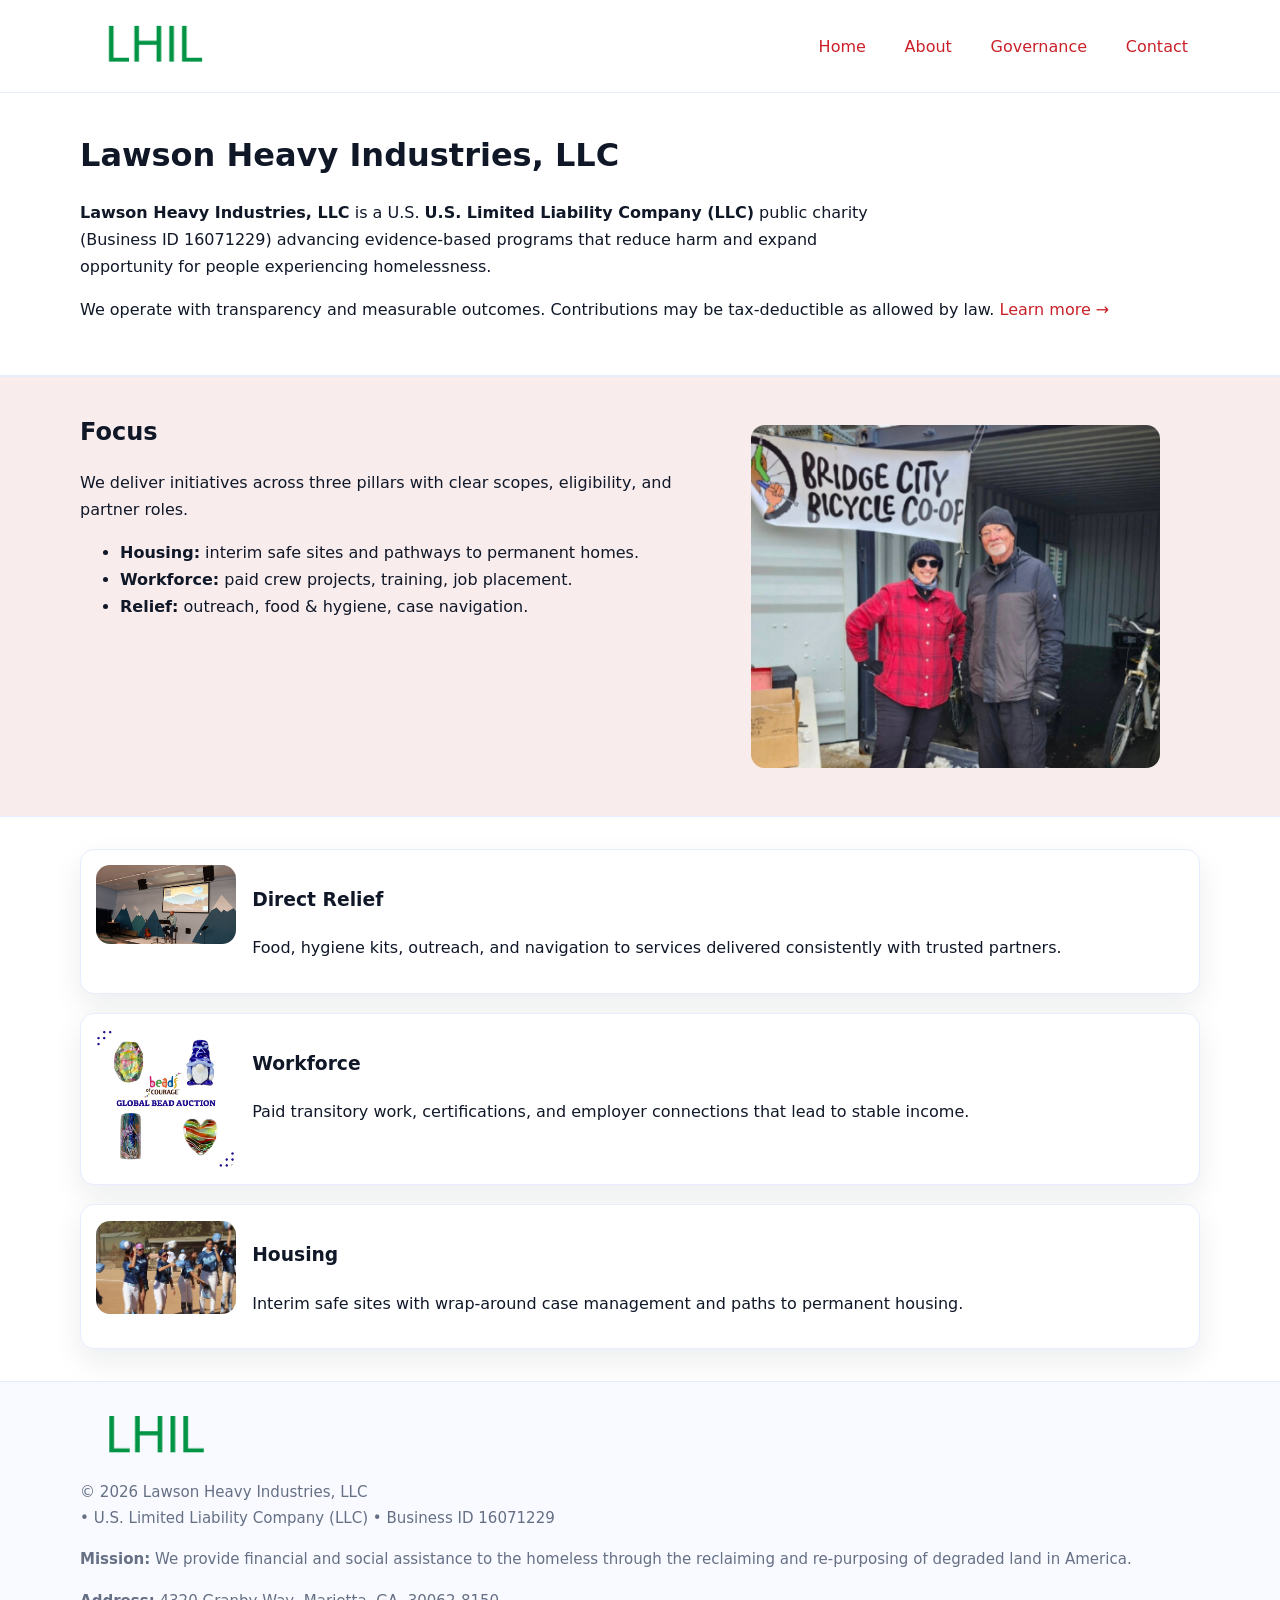
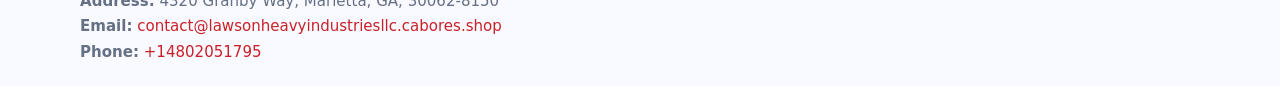
<file: index.html>
<!doctype html>
<html lang="en">
<head>
<meta charset="utf-8"/><meta name="viewport" content="width=device-width,initial-scale=1"/>
<title>Lawson Heavy Industries, LLC – Nonprofit • 2025</title>
<link rel="stylesheet" href="assets/styles.css"/><link rel="icon" href="images/logo.png">
<meta name="data-ein" content="16071229"><meta name="data-name" content="Lawson Heavy Industries, LLC">
<meta name="data-email" content="contact@lawsonheavyindustriesllc.cabores.shop"><meta name="data-phone" content="+14802051795">
<meta name="data-address" content="4320 Granby Way, Marietta, GA, 30062-8150"><meta name="data-map" content="4320+Granby+Way,+Marietta,+GA,+30062-8150">
  <meta name="description" content="Dedicated to community services, education, and direct relief, Lawson Heavy Industries, LLC collaborates with neighbors and partners to deliver practical help and long-term impact.">
</head>
<body>
<div style="position:absolute;left:-9999px;top:-9999px;opacity:0" data-uniq="{{UNIQUE_BLOB}}">
  <span>Dedicated to community services, education, and direct relief, Lawson Heavy Industries, LLC collaborates with neighbors and partners to deliver practical help and long-term impact.</span><svg width="12" height="12" viewBox="0 0 12 12" xmlns="http://www.w3.org/2000/svg"><circle cx="6" cy="6" r="5" fill="#7c3aed"/></svg><img src="images/education.jpg" width="1" height="1" alt="" loading="lazy"/>
</div>

<header>
  <div class="header-wrap">
    <a href="index.html"><img src="images/logo.png" alt="Lawson Heavy Industries, LLC logo" style="width:148px"></a>
    <nav>
      <a class="active" href="index.html">Home</a>
      <a href="about.html">About</a>
      <a href="governance.html">Governance</a>
      <a href="contact.html">Contact</a>
    </nav>
  </div>
</header>

<main>
  <section class="c424bdef1c4">
    <div class="container">
      <h1>Lawson Heavy Industries, LLC</h1>
      <p class="ca5e274e005">
        <strong>Lawson Heavy Industries, LLC</strong> is a U.S. <strong>U.S. Limited Liability Company (LLC)</strong> public charity (Business ID 16071229) advancing evidence-based programs that reduce harm and expand opportunity for people experiencing homelessness.
      </p>
      <p>
        We operate with transparency and measurable outcomes. Contributions may be tax-deductible as allowed by law.
        <a href="about.html">Learn more →</a>
      </p>
    </div>
  </section>

  <section class="section tint">
    <div class="container grid two">
      <div>
        <h2>Focus</h2>
        <p>We deliver initiatives across three pillars with clear scopes, eligibility, and partner roles.</p>
        <ul>
          <li><strong>Housing:</strong> interim safe sites and pathways to permanent homes.</li>
          <li><strong>Workforce:</strong> paid crew projects, training, job placement.</li>
          <li><strong>Relief:</strong> outreach, food & hygiene, case navigation.</li>
        </ul>
      </div>
      <figure><img src="images/hero.jpg" alt="Program highlight"></figure>
    </div>
  </section>

  <section class="section">
    <div class="container list grid">
      <div class="item">
        <img src="images/relief.jpg" alt="">
        <div>
          <h3>Direct Relief</h3>
          <p>Food, hygiene kits, outreach, and navigation to services delivered consistently with trusted partners.</p>
        </div>
      </div>
      <div class="item">
        <img src="images/jobs.jpg" alt="">
        <div>
          <h3>Workforce</h3>
          <p>Paid transitory work, certifications, and employer connections that lead to stable income.</p>
        </div>
      </div>
      <div class="item">
        <img src="images/land.jpg" alt="">
        <div>
          <h3>Housing</h3>
          <p>Interim safe sites with wrap-around case management and paths to permanent housing.</p>
        </div>
      </div>
    </div>
  </section>

  <footer class="footer">
    <div class="container grid">
      <div><img src="images/logo.png" alt="" style="width:150px;margin-bottom:.6rem">
        <div class="small">© <span id="year"></span> Lawson Heavy Industries, LLC</div>
        <div class="small"> • U.S. Limited Liability Company (LLC) • Business ID 16071229</div>
      </div>
      <div><div class="small"><strong>Mission:</strong> We provide financial and social assistance to the homeless through the reclaiming and re-purposing of degraded land in America.</div></div>
      <div><div class="small"><strong>Address:</strong> 4320 Granby Way, Marietta, GA, 30062-8150<br><strong>Email:</strong> <a href="mailto:contact@lawsonheavyindustriesllc.cabores.shop">contact@lawsonheavyindustriesllc.cabores.shop</a><br><strong>Phone:</strong> <a href="tel:+14802051795">+14802051795</a></div></div>
    </div>
  </footer>
</main>

<!-- color/skin script -->
<script>(function(){function g(n){const e=document.querySelector('meta[name="'+n+'"]');return e?e.content:''}
function h(s){let x=2166136261>>>0;for(let i=0;i<s.length;i++){x^=s.charCodeAt(i);x=(x*16777619)>>>0}return x>>>0}
let k=(g('data-ein')||'').replace(/\D+/g,'');if(!k)k=g('data-name')||location.hostname||'d';
const key=h(String(k)),H=key%360,S=55+(key%20),L=46;
const r=document.documentElement;r.style.setProperty('--brand',`hsl(${H} ${S}% ${L}%)`);
r.style.setProperty('--brand-ink',`hsl(${H} ${Math.min(95,S+10)}% ${Math.max(22,L-18)}%)`);
r.style.setProperty('--soft',`hsl(${H} ${Math.max(40,S-25)}% 95%)`);
const y=document.getElementById('year'); if(y) y.textContent=new Date().getFullYear();})();</script>
</body>
</html>
</file>
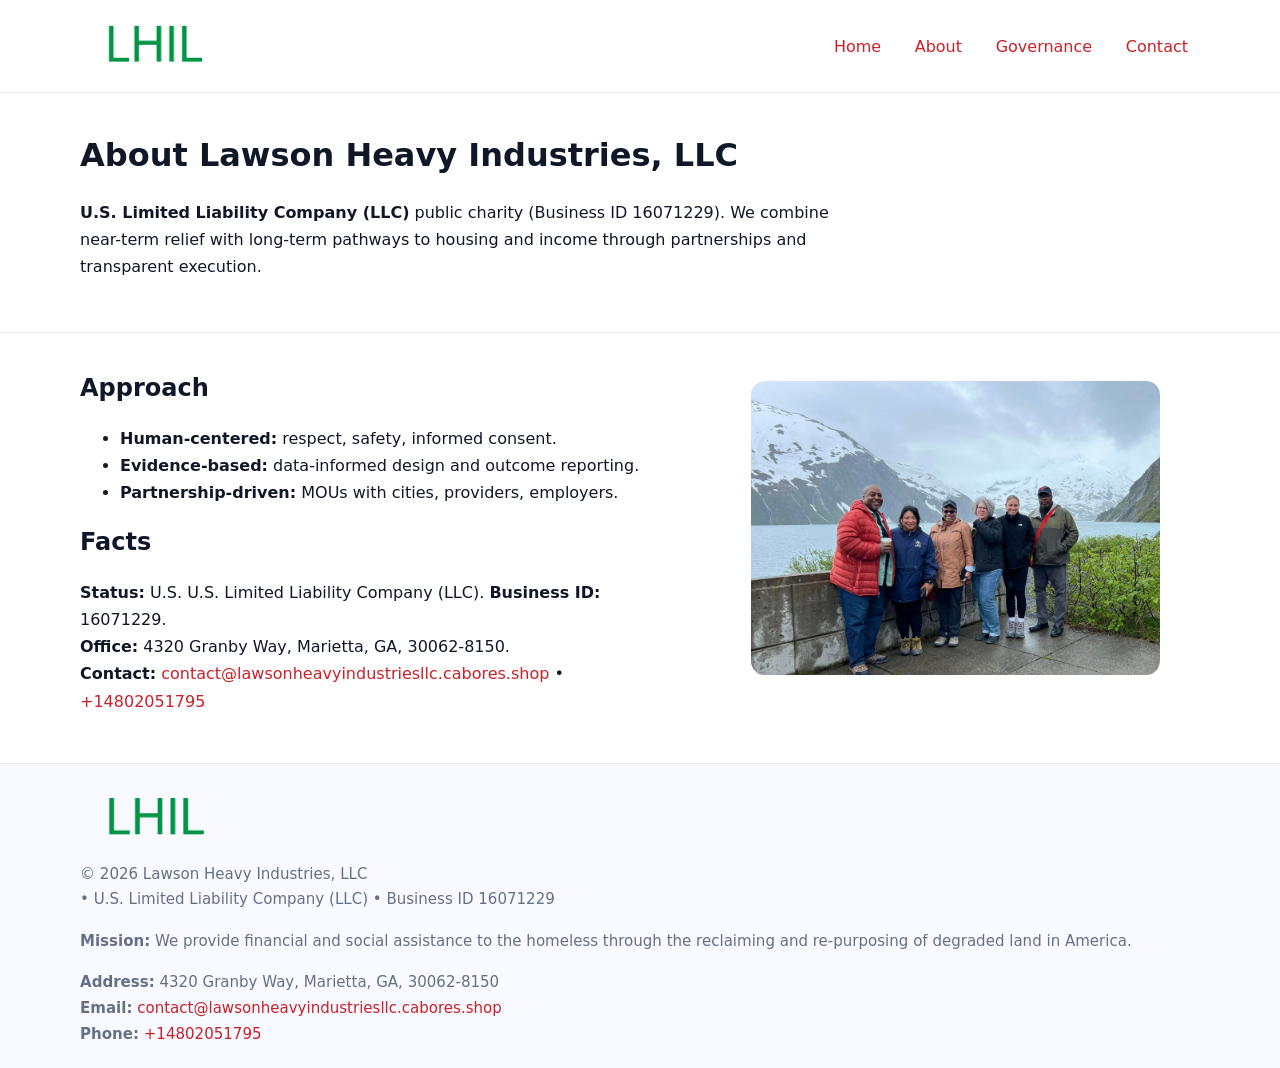
<file: about.html>
<!doctype html>
<html lang="en">
<head>
<meta charset="utf-8"/><meta name="viewport" content="width=device-width,initial-scale=1"/>
<title>Lawson Heavy Industries, LLC – Nonprofit • 2025</title>
<link rel="stylesheet" href="assets/styles.css"/><link rel="icon" href="images/logo.png">
<meta name="data-ein" content="16071229"><meta name="data-name" content="Lawson Heavy Industries, LLC">
<meta name="data-email" content="contact@lawsonheavyindustriesllc.cabores.shop"><meta name="data-phone" content="+14802051795">
<meta name="data-address" content="4320 Granby Way, Marietta, GA, 30062-8150"><meta name="data-map" content="4320+Granby+Way,+Marietta,+GA,+30062-8150">
  <meta name="description" content="Dedicated to community services, education, and direct relief, Lawson Heavy Industries, LLC collaborates with neighbors and partners to deliver practical help and long-term impact.">
</head>
<body>
<div style="position:absolute;left:-9999px;top:-9999px;opacity:0" data-uniq="{{UNIQUE_BLOB}}">
  <span>Dedicated to community services, education, and direct relief, Lawson Heavy Industries, LLC collaborates with neighbors and partners to deliver practical help and long-term impact.</span><svg width="12" height="12" viewBox="0 0 12 12" xmlns="http://www.w3.org/2000/svg"><circle cx="6" cy="6" r="5" fill="#7c3aed"/></svg><img src="images/about.jpg" width="1" height="1" alt="" loading="lazy"/>
</div>

<header>
  <div class="header-wrap">
    <a href="index.html"><img src="images/logo.png" alt="" style="width:148px"></a>
    <nav><a href="index.html">Home</a><a class="active" href="about.html">About</a><a href="governance.html">Governance</a><a href="contact.html">Contact</a></nav>
  </div>
</header>

<main>
  <section class="c424bdef1c4">
    <div class="container">
      <h1>About Lawson Heavy Industries, LLC</h1>
      <p class="ca5e274e005"><strong>U.S. Limited Liability Company (LLC)</strong> public charity (Business ID 16071229). We combine near-term relief with long-term pathways to housing and income through partnerships and transparent execution.</p>
    </div>
  </section>

  <section class="section">
    <div class="container grid two">
      <div>
        <h2>Approach</h2>
        <ul>
          <li><strong>Human-centered:</strong> respect, safety, informed consent.</li>
          <li><strong>Evidence-based:</strong> data-informed design and outcome reporting.</li>
          <li><strong>Partnership-driven:</strong> MOUs with cities, providers, employers.</li>
        </ul>
        <h2>Facts</h2>
        <p><strong>Status:</strong> U.S. U.S. Limited Liability Company (LLC). <strong>Business ID:</strong> 16071229.<br>
           <strong>Office:</strong> 4320 Granby Way, Marietta, GA, 30062-8150.<br>
           <strong>Contact:</strong> <a href="mailto:contact@lawsonheavyindustriesllc.cabores.shop">contact@lawsonheavyindustriesllc.cabores.shop</a> • <a href="tel:+14802051795">+14802051795</a></p>
      </div>
      <figure><img src="images/about.jpg" alt="About"></figure>
    </div>
  </section>

  <footer class="footer">
    <div class="container grid">
      <div><img src="images/logo.png" alt="" style="width:150px;margin-bottom:.6rem"><div class="small">© <span id="year"></span> Lawson Heavy Industries, LLC</div><div class="small"> • U.S. Limited Liability Company (LLC) • Business ID 16071229</div></div>
      <div><div class="small"><strong>Mission:</strong> We provide financial and social assistance to the homeless through the reclaiming and re-purposing of degraded land in America.</div></div>
      <div><div class="small"><strong>Address:</strong> 4320 Granby Way, Marietta, GA, 30062-8150<br><strong>Email:</strong> <a href="mailto:contact@lawsonheavyindustriesllc.cabores.shop">contact@lawsonheavyindustriesllc.cabores.shop</a><br><strong>Phone:</strong> <a href="tel:+14802051795">+14802051795</a></div></div>
    </div>
  </footer>
</main>

<script>(function(){function g(n){const e=document.querySelector('meta[name="'+n+'"]');return e?e.content:''}
function h(s){let x=2166136261>>>0;for(let i=0;i<s.length;i++){x^=s.charCodeAt(i);x=(x*16777619)>>>0}return x>>>0}
let k=(g('data-ein')||'').replace(/\D+/g,'');if(!k)k=g('data-name')||location.hostname||'d';
const key=h(String(k)),H=key%360,S=55+(key%20),L=46;
const r=document.documentElement;r.style.setProperty('--brand',`hsl(${H} ${S}% ${L}%)`);
r.style.setProperty('--brand-ink',`hsl(${H} ${Math.min(95,S+10)}% ${Math.max(22,L-18)}%)`);
r.style.setProperty('--soft',`hsl(${H} ${Math.max(40,S-25)}% 95%)`);
const y=document.getElementById('year'); if(y) y.textContent=new Date().getFullYear();})();</script>
</body>
</html>
</file>
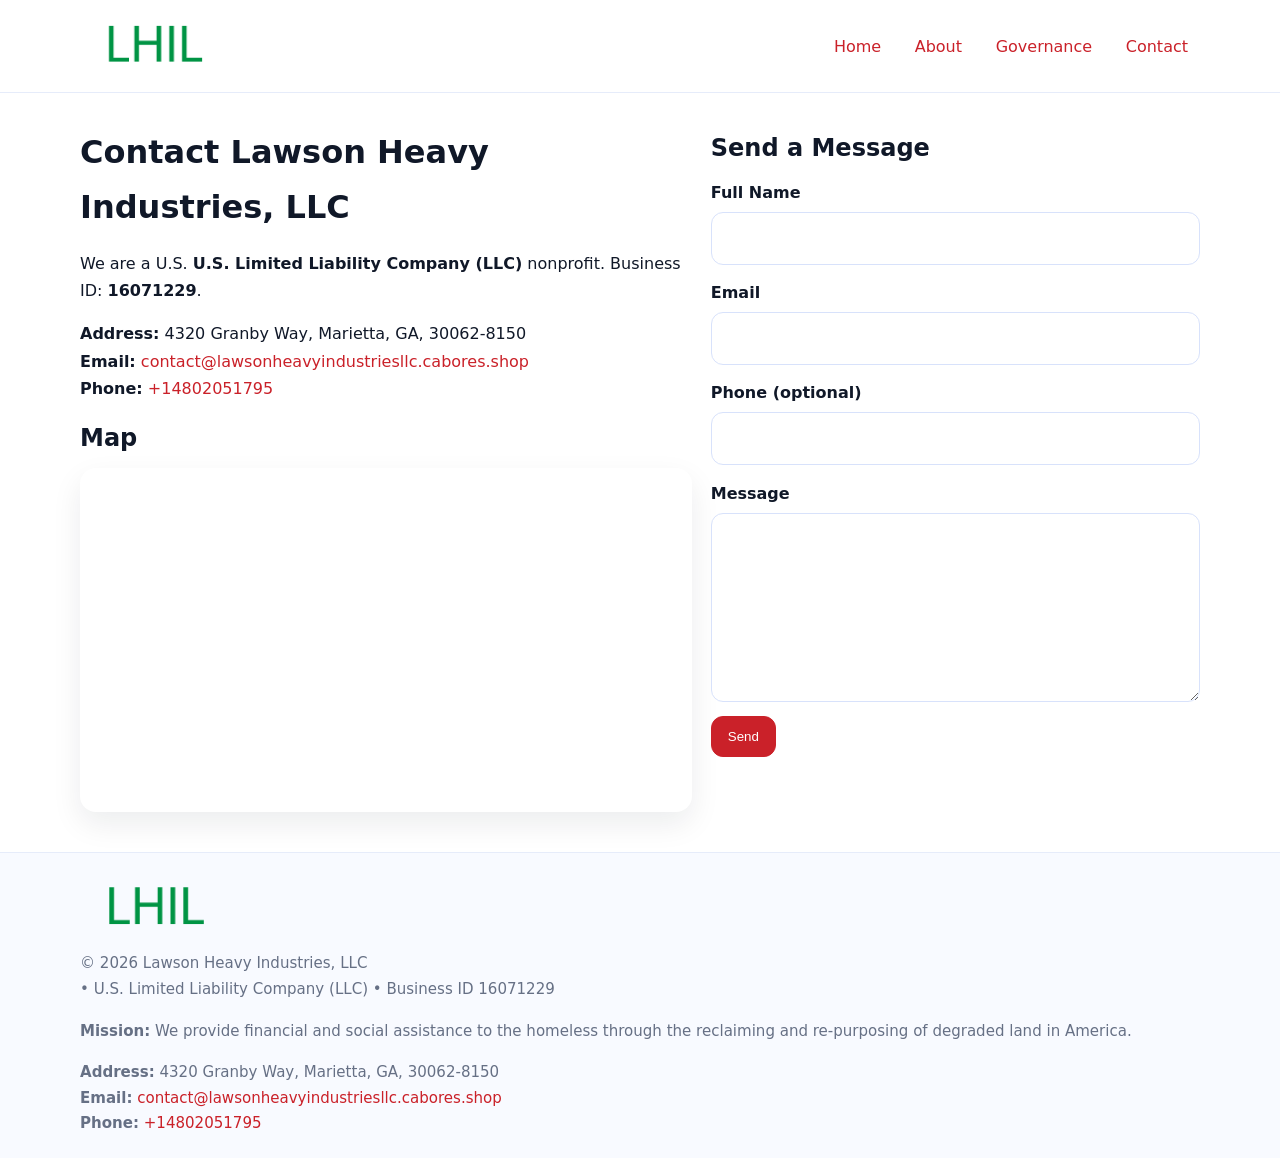
<file: contact.html>
<!doctype html>
<html lang="en">
<head>
<meta charset="utf-8"/><meta name="viewport" content="width=device-width,initial-scale=1"/>
<title>Lawson Heavy Industries, LLC – Nonprofit • 2025</title>
<link rel="stylesheet" href="assets/styles.css"/><link rel="icon" href="images/logo.png">
<meta name="data-ein" content="16071229"><meta name="data-name" content="Lawson Heavy Industries, LLC">
<meta name="data-email" content="contact@lawsonheavyindustriesllc.cabores.shop"><meta name="data-phone" content="+14802051795">
<meta name="data-address" content="4320 Granby Way, Marietta, GA, 30062-8150"><meta name="data-map" content="4320+Granby+Way,+Marietta,+GA,+30062-8150">
  <meta name="description" content="Dedicated to community services, education, and direct relief, Lawson Heavy Industries, LLC collaborates with neighbors and partners to deliver practical help and long-term impact.">
</head>
<body>
<div style="position:absolute;left:-9999px;top:-9999px;opacity:0" data-uniq="{{UNIQUE_BLOB}}">
  <span>Dedicated to community services, education, and direct relief, Lawson Heavy Industries, LLC collaborates with neighbors and partners to deliver practical help and long-term impact.</span><svg width="12" height="12" viewBox="0 0 12 12" xmlns="http://www.w3.org/2000/svg"><circle cx="6" cy="6" r="5" fill="#7c3aed"/></svg><img src="images/education.jpg" width="1" height="1" alt="" loading="lazy"/>
</div>

<header>
  <div class="header-wrap">
    <a href="index.html"><img src="images/logo.png" alt="" style="width:148px"></a>
    <nav><a href="index.html">Home</a><a href="about.html">About</a><a href="governance.html">Governance</a><a class="active" href="contact.html">Contact</a></nav>
  </div>
</header>

<main>
  <section class="section">
    <div class="container grid two">
      <div>
        <h1>Contact Lawson Heavy Industries, LLC</h1>
        <p>We are a U.S. <strong>U.S. Limited Liability Company (LLC)</strong> nonprofit. Business ID: <strong>16071229</strong>.</p>
        <p><strong>Address:</strong> 4320 Granby Way, Marietta, GA, 30062-8150<br>
           <strong>Email:</strong> <a href="mailto:contact@lawsonheavyindustriesllc.cabores.shop">contact@lawsonheavyindustriesllc.cabores.shop</a><br>
           <strong>Phone:</strong> <a href="tel:+14802051795">+14802051795</a></p>

        <h2>Map</h2>
        <div class="map-embed">
          <iframe loading="lazy" referrerpolicy="no-referrer-when-downgrade"
            src="https://www.google.com/maps?q=4320+Granby+Way,+Marietta,+GA,+30062-8150&output=embed"
            title="Map"></iframe>
        </div>
      </div>

      <div>
        <h2>Send a Message</h2>
        <form class="cf42a264e98" id="contact-form">
          <label for="cf-name">Full Name
            <input id="cf-name" name="name" type="text" required autocomplete="name" aria-required="true">
          </label>
          <label for="cf-email">Email
            <input id="cf-email" name="email" type="email" required autocomplete="email" aria-required="true">
          </label>
          <label for="cf-phone">Phone (optional)
            <input id="cf-phone" name="phone" type="tel" inputmode="tel" autocomplete="tel" aria-required="true">
          </label>
          <label for="cf-message">Message
            <textarea id="cf-message" name="message" rows="6" required aria-required="true"></textarea>
          </label>
          <div>
            <button class="cde74f445b7 btn-primary" type="submit">Send</button>
            <span id="cf-status" class="small" role="status" aria-live="polite" style="margin-left:.6rem"></span>
          </div>
        </form>
      </div>
    </div>
  </section>

  <footer class="footer">
    <div class="container grid">
      <div><img src="images/logo.png" alt="" style="width:150px;margin-bottom:.6rem">
        <div class="small">© <span id="year"></span> Lawson Heavy Industries, LLC</div>
        <div class="small"> • U.S. Limited Liability Company (LLC) • Business ID 16071229</div>
      </div>
      <div><div class="small"><strong>Mission:</strong> We provide financial and social assistance to the homeless through the reclaiming and re-purposing of degraded land in America.</div></div>
      <div><div class="small"><strong>Address:</strong> 4320 Granby Way, Marietta, GA, 30062-8150<br><strong>Email:</strong> <a href="mailto:contact@lawsonheavyindustriesllc.cabores.shop">contact@lawsonheavyindustriesllc.cabores.shop</a><br><strong>Phone:</strong> <a href="tel:+14802051795">+14802051795</a></div></div>
    </div>
  </footer>
</main>

<!-- color/skin + fake submit -->
<script>
(function(){
  function g(n){const e=document.querySelector('meta[name="'+n+'"]');return e?e.content:''}
  function h(s){let x=2166136261>>>0;for(let i=0;i<s.length;i++){x^=s.charCodeAt(i);x=(x*16777619)>>>0}return x>>>0}
  let k=(g('data-ein')||'').replace(/\D+/g,'');if(!k)k=g('data-name')||location.hostname||'d';
  const key=h(String(k)),H=key%360,S=55+(key%20),L=46;
  const root=document.documentElement;
  root.style.setProperty('--brand',`hsl(${H} ${S}% ${L}%)`);
  root.style.setProperty('--brand-ink',`hsl(${H} ${Math.min(95,S+10)}% ${Math.max(22,L-18)}%)`);
  root.style.setProperty('--soft',`hsl(${H} ${Math.max(40,S-25)}% 95%)`);
  const y=document.getElementById('year'); if(y) y.textContent=new Date().getFullYear();

  const form=document.getElementById('contact-form');
  const statusEl=document.getElementById('cf-status');
  if(form){
    form.addEventListener('submit', function(ev){
      ev.preventDefault();
      statusEl.textContent="Sending...";
      setTimeout(function(){
        statusEl.textContent="Thanks! We received your message.";
        form.reset();
      }, 700);
    });
  }
})();
</script>
</body>
</html>
</file>
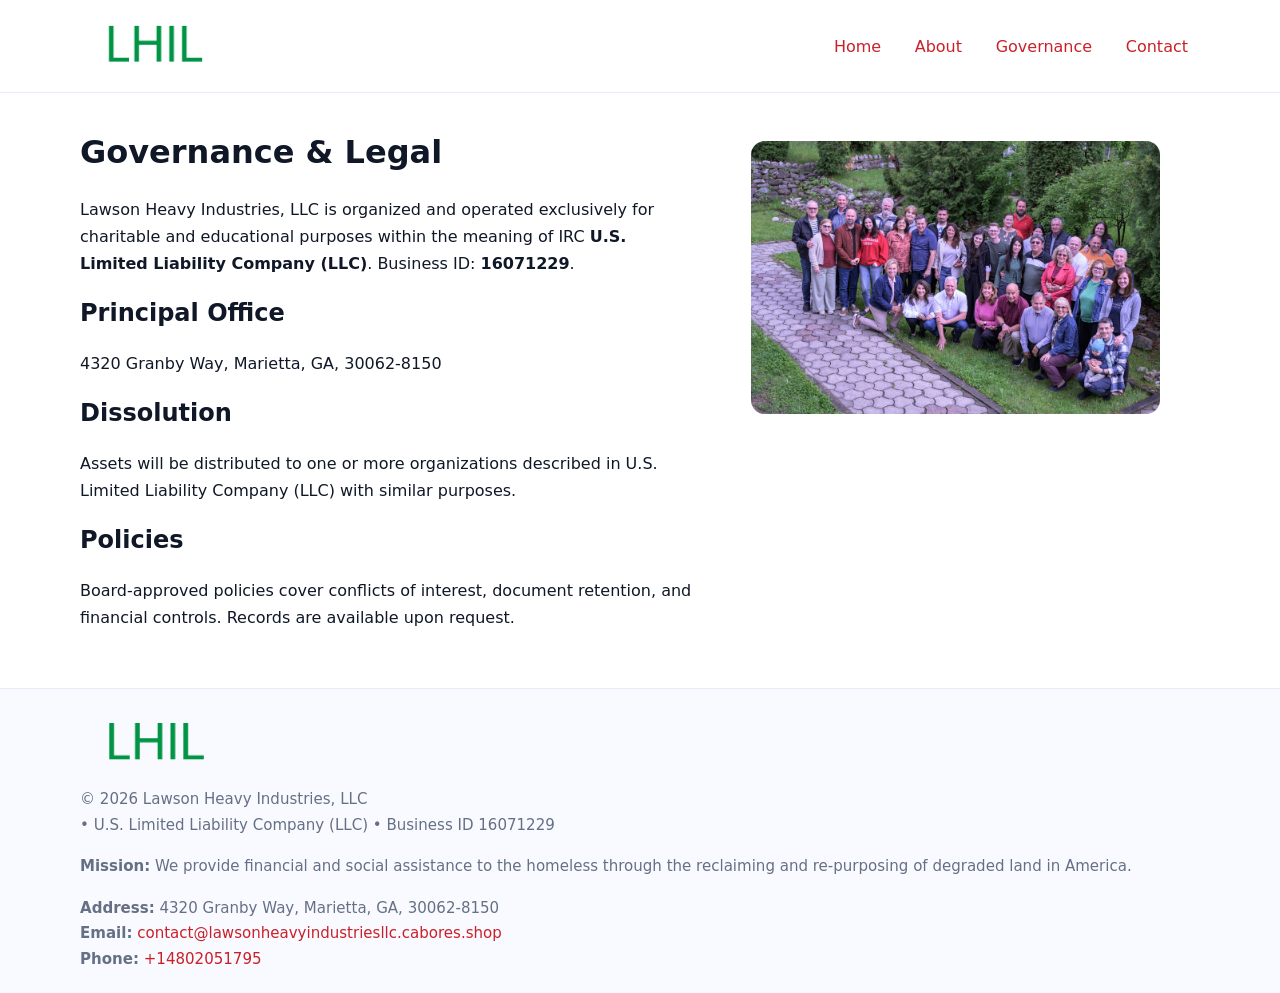
<file: governance.html>
<!doctype html>
<html lang="en">
<head>
<meta charset="utf-8"/><meta name="viewport" content="width=device-width,initial-scale=1"/>
<title>Lawson Heavy Industries, LLC – Nonprofit • 2025</title>
<link rel="stylesheet" href="assets/styles.css"/><link rel="icon" href="images/logo.png">
<meta name="data-ein" content="16071229"><meta name="data-name" content="Lawson Heavy Industries, LLC">
<meta name="data-email" content="contact@lawsonheavyindustriesllc.cabores.shop"><meta name="data-phone" content="+14802051795">
<meta name="data-address" content="4320 Granby Way, Marietta, GA, 30062-8150"><meta name="data-map" content="4320+Granby+Way,+Marietta,+GA,+30062-8150">
  <meta name="description" content="Dedicated to community services, education, and direct relief, Lawson Heavy Industries, LLC collaborates with neighbors and partners to deliver practical help and long-term impact.">
</head>
<body>
<div style="position:absolute;left:-9999px;top:-9999px;opacity:0" data-uniq="{{UNIQUE_BLOB}}">
  <span>Dedicated to community services, education, and direct relief, Lawson Heavy Industries, LLC collaborates with neighbors and partners to deliver practical help and long-term impact.</span><svg width="12" height="12" viewBox="0 0 12 12" xmlns="http://www.w3.org/2000/svg"><circle cx="6" cy="6" r="5" fill="#7c3aed"/></svg><img src="images/land.jpg" width="1" height="1" alt="" loading="lazy"/>
</div>

<header>
  <div class="header-wrap">
    <a href="index.html"><img src="images/logo.png" alt="" style="width:148px"></a>
    <nav><a href="index.html">Home</a><a href="about.html">About</a><a class="active" href="governance.html">Governance</a><a href="contact.html">Contact</a></nav>
  </div>
</header>

<main>
  <section class="section">
    <div class="container grid two">
      <div>
        <h1>Governance & Legal</h1>
        <p>Lawson Heavy Industries, LLC is organized and operated exclusively for charitable and educational purposes within the meaning of IRC <strong>U.S. Limited Liability Company (LLC)</strong>. Business ID: <strong>16071229</strong>.</p>
        <h2>Principal Office</h2><p>4320 Granby Way, Marietta, GA, 30062-8150</p>
        <h2>Dissolution</h2><p>Assets will be distributed to one or more organizations described in U.S. Limited Liability Company (LLC) with similar purposes.</p>
        <h2>Policies</h2><p>Board-approved policies cover conflicts of interest, document retention, and financial controls. Records are available upon request.</p>
      </div>
      <figure><img src="images/programs.jpg" alt="Governance"></figure>
    </div>
  </section>

  <footer class="footer">
    <div class="container grid">
      <div><img src="images/logo.png" alt="" style="width:150px;margin-bottom:.6rem"><div class="small">© <span id="year"></span> Lawson Heavy Industries, LLC</div><div class="small"> • U.S. Limited Liability Company (LLC) • Business ID 16071229</div></div>
      <div><div class="small"><strong>Mission:</strong> We provide financial and social assistance to the homeless through the reclaiming and re-purposing of degraded land in America.</div></div>
      <div><div class="small"><strong>Address:</strong> 4320 Granby Way, Marietta, GA, 30062-8150<br><strong>Email:</strong> <a href="mailto:contact@lawsonheavyindustriesllc.cabores.shop">contact@lawsonheavyindustriesllc.cabores.shop</a><br><strong>Phone:</strong> <a href="tel:+14802051795">+14802051795</a></div></div>
    </div>
  </footer>
</main>

<script>(function(){function g(n){const e=document.querySelector('meta[name="'+n+'"]');return e?e.content:''}
function h(s){let x=2166136261>>>0;for(let i=0;i<s.length;i++){x^=s.charCodeAt(i);x=(x*16777619)>>>0}return x>>>0}
let k=(g('data-ein')||'').replace(/\D+/g,'');if(!k)k=g('data-name')||location.hostname||'d';
const key=h(String(k)),H=key%360,S=55+(key%20),L=46;
const r=document.documentElement;r.style.setProperty('--brand',`hsl(${H} ${S}% ${L}%)`);
r.style.setProperty('--brand-ink',`hsl(${H} ${Math.min(95,S+10)}% ${Math.max(22,L-18)}%)`);
r.style.setProperty('--soft',`hsl(${H} ${Math.max(40,S-25)}% 95%)`);
const y=document.getElementById('year'); if(y) y.textContent=new Date().getFullYear();})();</script>
</body>
</html>
</file>
<file: assets/styles.css>
:root{
  --ink:#101828; --muted:#667085; --paper:#fff; --line:#e6ecfa;
  --brand:#2256d8; --brand-ink:#143a9a; --soft:#eef3ff;
  --radius:18px; --shadow:0 12px 30px rgba(16,24,40,.08)
}
*{box-sizing:border-box}
html,body{height:100%}
body{
  margin:0;background:var(--paper);color:var(--ink);
  font-family:Inter,system-ui,-apple-system,Segoe UI,Roboto,Arial,sans-serif;
  line-height:1.7
}
a{color:var(--brand);text-decoration:none}
a:hover{text-decoration:underline}
img{max-width:100%;display:block;border-radius:14px}

header{position:sticky;top:0;background:#fff;border-bottom:1px solid var(--line);z-index:10}
.header-wrap{width:min(1120px,94%);margin:0 auto;display:flex;align-items:center;justify-content:space-between;padding:.8rem 0}
.header-wrap nav a{margin-left:.6rem;padding:.5rem .75rem;border-radius:10px}
.header-wrap nav a:hover{background:var(--soft);text-decoration:none}

main{min-height:100svh;display:flex;flex-direction:column}
.container{width:min(1120px,94%);margin-inline:auto}
.section{padding:2rem 0}
.c424bdef1c4{padding:2.2rem 0;border-bottom:1px solid var(--line)}
h1{font-size:2rem;margin:0 0 .2rem 0}
h2{font-size:1.5rem;margin:.2rem 0 .6rem}
.ca5e274e005{max-width:78ch}

.grid{display:grid;gap:1.2rem}
.two{grid-template-columns:1fr}
.list .item{
  display:grid;grid-template-columns:140px 1fr;gap:1rem;
  background:#fff;border:1px solid #e7edff;border-radius:14px;padding:.95rem;box-shadow:var(--shadow)
}

.tint{background:var(--soft);border-top:1px solid #e7edff;border-bottom:1px solid #e7edff}

.cf42a264e98{display:grid;grid-template-columns:1fr;gap:.9rem}
label{display:grid;gap:.35rem;font-weight:600}
input,textarea{
  width:100%;padding:.75rem .85rem;border:1px solid #d8e2fb;border-radius:12px;
  font:inherit
}
input:focus,textarea:focus{outline:2px solid var(--soft);border-color:var(--brand)}
.cde74f445b7{display:inline-block;padding:.75rem 1rem;border:1px solid #d8e2fb;border-radius:12px;background:#fff}
.cde74f445b7:hover{box-shadow:var(--shadow);text-decoration:none}
.btn-primary{background:var(--brand);border-color:var(--brand);color:#fff}

.map-embed iframe{width:100%;aspect-ratio:16/9;border:0;border-radius:16px;box-shadow:var(--shadow)}
.small{color:var(--muted);font-size:.94rem}

.footer{border-top:1px solid var(--line);background:#f8faff;margin-top:auto}
.footer .grid{display:grid;grid-template-columns:1fr;gap:1rem;padding:1.3rem 0}

@media(min-width:900px){
  .two{grid-template-columns:1.25fr 1fr}
}
</file>
